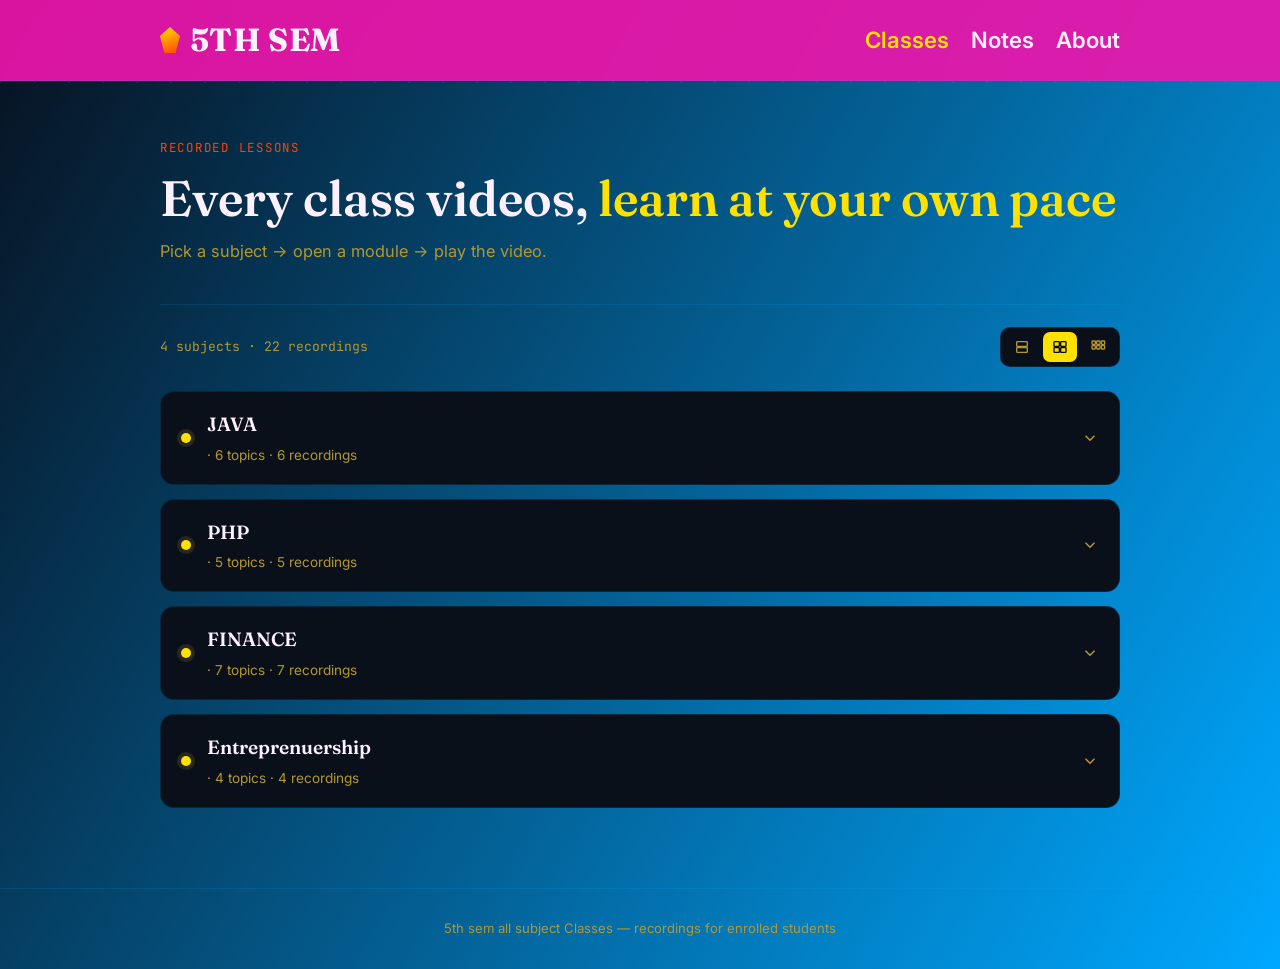
<file: index.html>
<!DOCTYPE html>
<html lang="en">
<head>
<meta charset="UTF-8">
<meta name="viewport" content="width=device-width, initial-scale=1.0">
<title>5th Semester — Class Videos</title>
<link rel="stylesheet" href="style.css">
</head>
<body>

<header class="site-header">
  <div class="header-inner">
    <div class="brand"><span class="pick"></span>5TH SEM</div>
    <nav class="site-nav">
      <a href="index.html" class="active">Classes</a>
      <a href="notes.html">Notes</a>
      <a href="about.html">About</a>
    </nav>
  </div>
</header>
<div class="fret-line"></div>

<main>
  <section class="hero">
    <span class="eyebrow">Recorded Lessons</span>
    <h1>Every class videos, <em>learn at your own pace</em></h1>
    <p>Pick a subject → open a module → play the video.</p>
  </section>

  <div class="toolbar">
    <span class="count-tag" id="countTag">Loading…</span>
    <div class="density-toggle" aria-label="Card size">
      <button type="button" data-density="roomy" title="Large cards">
        <svg viewBox="0 0 24 24" fill="none" stroke="currentColor" stroke-width="2"><rect x="4" y="4" width="16" height="7" rx="1"/><rect x="4" y="13" width="16" height="7" rx="1"/></svg>
      </button>
      <button type="button" data-density="default" class="active" title="Medium cards">
        <svg viewBox="0 0 24 24" fill="none" stroke="currentColor" stroke-width="2"><rect x="3" y="4" width="8" height="7" rx="1"/><rect x="13" y="4" width="8" height="7" rx="1"/><rect x="3" y="13" width="8" height="7" rx="1"/><rect x="13" y="13" width="8" height="7" rx="1"/></svg>
      </button>
      <button type="button" data-density="dense" title="Small cards">
        <svg viewBox="0 0 24 24" fill="none" stroke="currentColor" stroke-width="2"><rect x="3" y="3" width="5" height="5" rx="1"/><rect x="10" y="3" width="5" height="5" rx="1"/><rect x="17" y="3" width="5" height="5" rx="1"/><rect x="3" y="10" width="5" height="5" rx="1"/><rect x="10" y="10" width="5" height="5" rx="1"/><rect x="17" y="10" width="5" height="5" rx="1"/></svg>
      </button>
    </div>
  </div>

  <div class="subject-list" id="subjectList"></div>
</main>

<footer>5th sem all subject Classes — recordings for enrolled students</footer>

<div class="player-overlay" id="playerOverlay">
  <div class="player-box">
    <div class="player-top">
      <h3 id="playerTitle">Video Title</h3>
      <button class="close-player" id="closePlayer" aria-label="Close">✕</button>
    </div>
    <video id="playerVideo" controls playsinline></video>
  </div>
</div>

<script src="videos-data.js"></script>
<script src="script.js"></script>
</body>
</html>
</file>
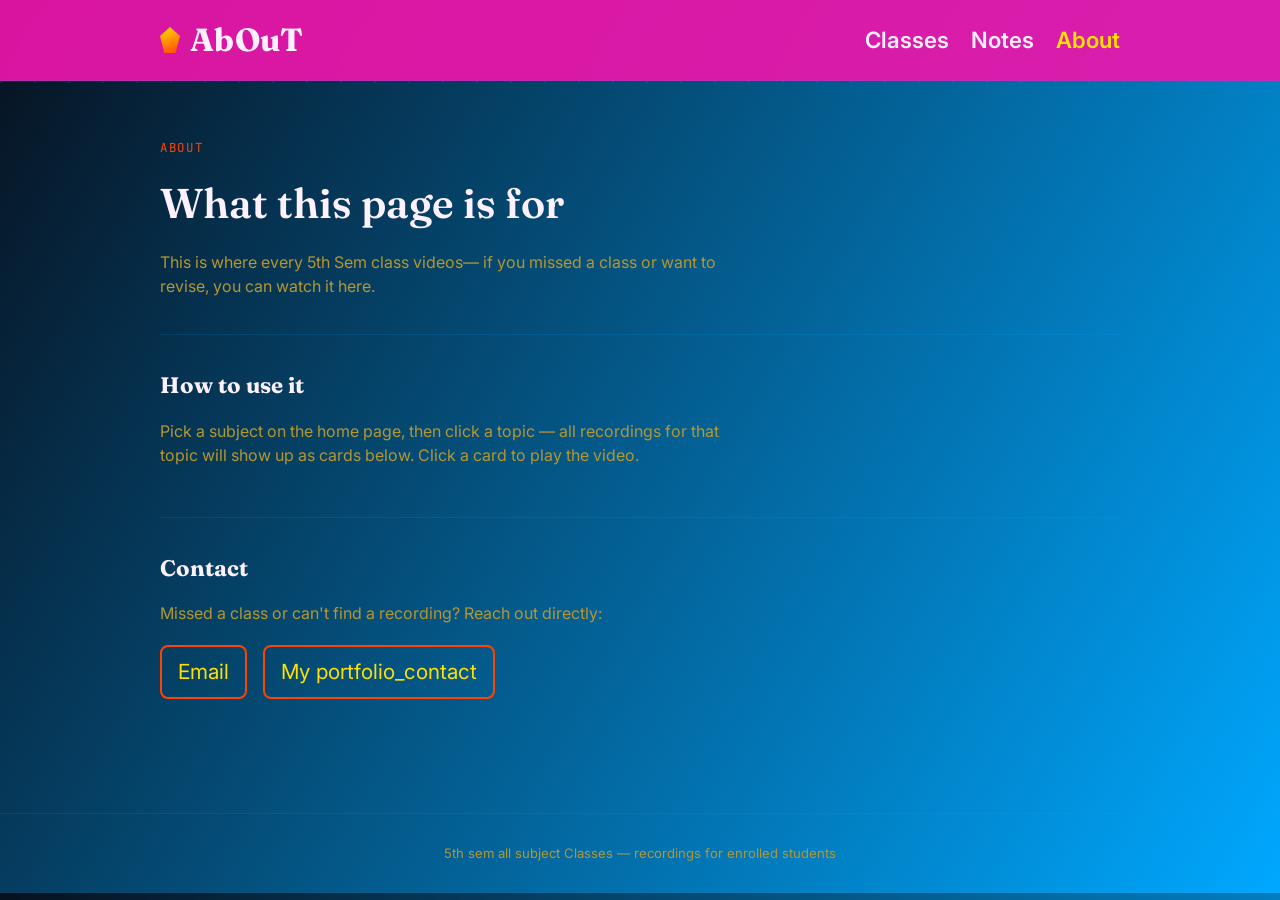
<file: about.html>
<!DOCTYPE html>
<html lang="en">
<head>
<meta charset="UTF-8">
<meta name="viewport" content="width=device-width, initial-scale=1.0">
<title>About Page</title>
<link rel="stylesheet" href="style.css">
</head>
<body>

<header class="site-header">
  <div class="header-inner">
    <div class="brand"><span class="pick"></span> AbOuT</div>
    <nav class="site-nav">
      <a href="index.html">Classes</a>
       <a href="notes.html">Notes</a>
      <a href="about.html" class="active">About</a>
    </nav>
  </div>
</header>
<div class="fret-line"></div>

<main>
  <section class="about-hero"> 
    <span class="eyebrow" style="font-family:'JetBrains Mono',monospace;font-size:0.78rem;letter-spacing:0.14em;text-transform:uppercase;color:var(--sunburst);display:block;margin-bottom:14px;">About</span>
    <h1 style="font-family:'Fraunces',serif;font-weight:600;font-size:clamp(2rem,4vw,2.6rem);margin:0 0 14px;">What this page is for</h1>
    <p style="color:var(--muted);max-width:560px;">This is where every 5th Sem class videos— if you missed a class or want to revise, you can watch it here.</p>
  </section>

  <section class="about-block">
    <h2>How to use it</h2>
    <p>Pick a subject on the home page, then click a topic — all recordings for that topic will show up as cards below. Click a card to play the video.</p>
  </section>

  <section class="about-block">
    <h2>Contact</h2>
    <p>Missed a class or can't find a recording? Reach out directly:</p>
    <div class="contact-row">
      <a href="https://mail.google.com/mail/?view=cm&fs=1&to=roysarthak746@gmail.com">Email</a>

      <a href="https://sarthakroy05.github.io/My_Portfolio/">My portfolio_contact</a>
    </div>
  </section>
</main>

<footer>5th sem all subject Classes — recordings for enrolled students</footer>

<script src="script.js"></script>
</body>
</html>
</file>
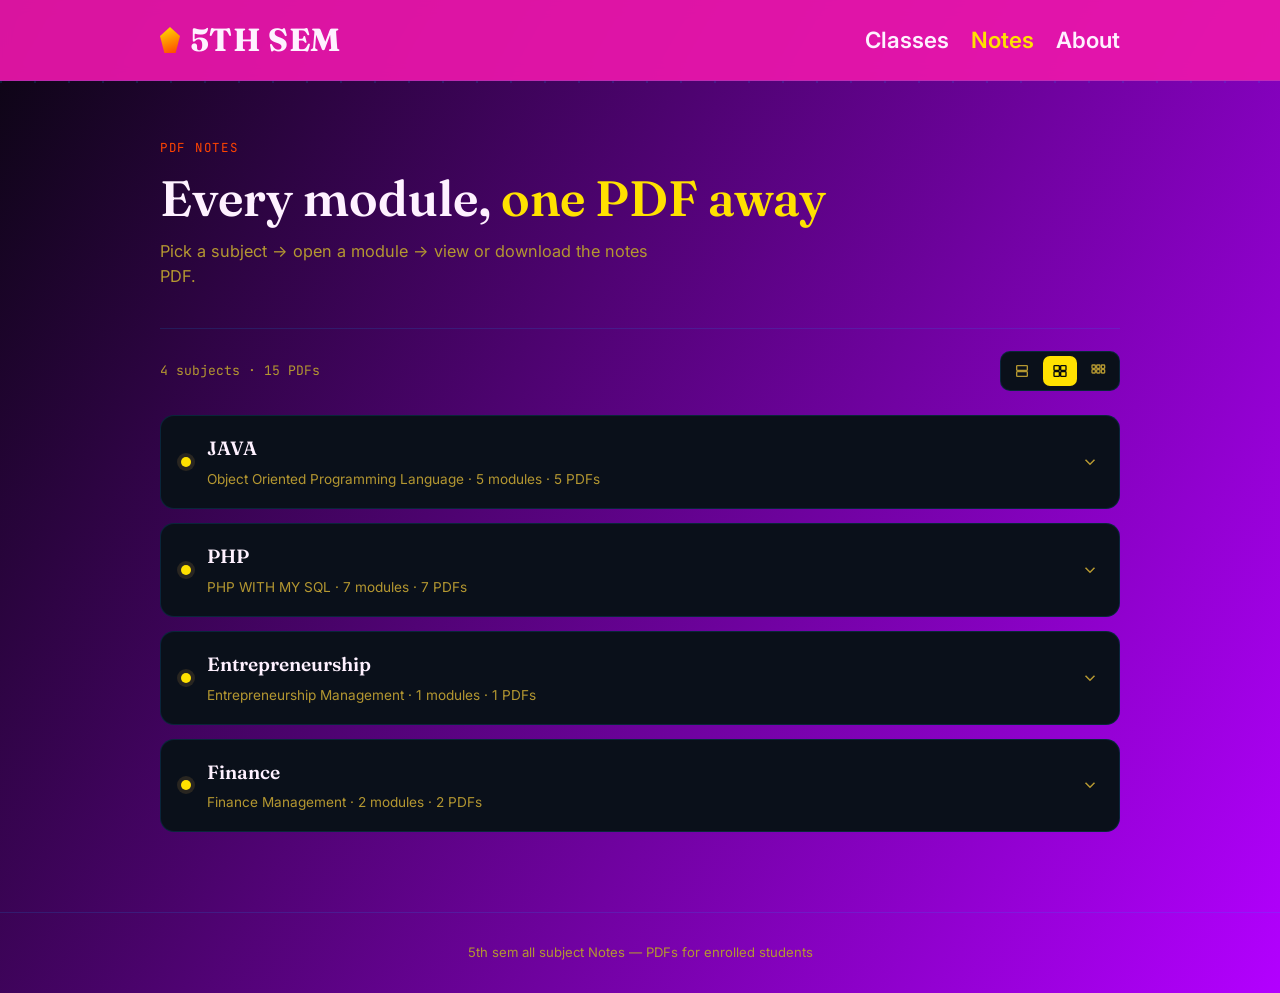
<file: notes.html>
<!DOCTYPE html>
<html lang="en">
<head>
<meta charset="UTF-8">
<meta name="viewport" content="width=device-width, initial-scale=1.0">
<title>Notes — 5th Semester</title>
<link rel="stylesheet" href="style.css">
</head>
<body class="notes-bg">

<header class="site-header">
  <div class="header-inner">
    <div class="brand"><span class="pick"></span>5TH SEM</div>
    <nav class="site-nav">
      <a href="index.html">Classes</a>
      <a href="notes.html" class="active">Notes</a>
      <a href="about.html">About</a>
    </nav>
  </div>
</header>
<div class="fret-line"></div>

<main>
  <section class="hero">
    <span class="eyebrow">PDF Notes</span>
    <h1>Every module, <em>one PDF away</em></h1>
    <p>Pick a subject → open a module → view or download the notes PDF.</p>
  </section>

  <div class="toolbar">
    <span class="count-tag" id="notesCountTag">Loading…</span>
    <div class="density-toggle" aria-label="Card size">
      <button type="button" data-density="roomy" title="Large cards">
        <svg viewBox="0 0 24 24" fill="none" stroke="currentColor" stroke-width="2"><rect x="4" y="4" width="16" height="7" rx="1"/><rect x="4" y="13" width="16" height="7" rx="1"/></svg>
      </button>
      <button type="button" data-density="default" class="active" title="Medium cards">
        <svg viewBox="0 0 24 24" fill="none" stroke="currentColor" stroke-width="2"><rect x="3" y="4" width="8" height="7" rx="1"/><rect x="13" y="4" width="8" height="7" rx="1"/><rect x="3" y="13" width="8" height="7" rx="1"/><rect x="13" y="13" width="8" height="7" rx="1"/></svg>
      </button>
      <button type="button" data-density="dense" title="Small cards">
        <svg viewBox="0 0 24 24" fill="none" stroke="currentColor" stroke-width="2"><rect x="3" y="3" width="5" height="5" rx="1"/><rect x="10" y="3" width="5" height="5" rx="1"/><rect x="17" y="3" width="5" height="5" rx="1"/><rect x="3" y="10" width="5" height="5" rx="1"/><rect x="10" y="10" width="5" height="5" rx="1"/><rect x="17" y="10" width="5" height="5" rx="1"/></svg>
      </button>
    </div>
  </div>

  <div class="subject-list" id="notesSubjectList"></div>
</main>

<footer>5th sem all subject Notes — PDFs for enrolled students</footer>

<script src="notes-data.js"></script>
<script src="notes-script.js"></script>
</body>
</html>
</file>
<file: style.css>
@import url('https://fonts.googleapis.com/css2?family=Fraunces:opsz,wght@9..144,400;9..144,600;9..144,700&family=Inter:wght@400;500;600&family=JetBrains+Mono:wght@400;500&display=swap');

:root{
  --walnut: #05080D;
  --rosewood: #0A101A;
  --rosewood-2: #101A2A;

  --amber: #ffe100;
  --sunburst: #ff4400;

  --bone: #fef1ff;
  --muted: #b49731;
  --string: #E6F2FF;

  --line: rgba(0,168,255,0.14);
  --radius: 14px;
}




*{box-sizing:border-box;}
html{scroll-behavior:smooth;}
body{
  margin:0;
  background: linear-gradient(120deg, #07111F, #00A8FF);
  color: var(--bone);
  font-family:'Inter', sans-serif;
  line-height:1.5;
  -webkit-font-smoothing:antialiased;
}
body.notes-bg{
  background: linear-gradient(120deg, #0A0511, #B300FF);
}

a{color:inherit;}

/* fret texture strip */
.fret-line{
  height:2px;
  background: repeating-linear-gradient(90deg, var(--line) 0 2px, transparent 2px 34px);
  margin: 0 auto;
}

header.site-header{
  position:sticky; top:0; z-index:20;
  background: rgba(236, 22, 172, 0.92);
  backdrop-filter: blur(8px);
  border-bottom:1px solid var(--line);
}
.header-inner{
  max-width:1000px; margin:0 auto;
  display:flex; align-items:center; justify-content:space-between;
  padding:16px 20px;
}
.brand{
  display:flex; align-items:center; gap:10px;
  font-family:'Fraunces', serif; font-weight:700; font-size:2rem;
  letter-spacing:0.01em;
}
.brand .pick{
  width:20px; height:26px;
  background: linear-gradient(160deg, var(--amber), var(--sunburst));
  clip-path: polygon(50% 0%, 100% 35%, 78% 100%, 22% 100%, 0% 35%);
}
nav.site-nav{display:flex; gap:22px; font-size:1.4rem; font-weight:600;}
nav.site-nav a{text-decoration:none; transition:color.15s;}
nav.site-nav a:hover, nav.site-nav a.active{color:var(--amber);}

main{max-width:1000px; margin:0 auto; padding:0 20px 80px;}

/* HERO */
.hero{
  padding:56px 0 40px;
  border-bottom:1px solid var(--line);
}
.hero .eyebrow{
  font-family:'JetBrains Mono', monospace;
  font-size:0.78rem; letter-spacing:0.14em; text-transform:uppercase;
  color:var(--sunburst); margin-bottom:14px; display:block;
}
.hero h1{
  font-family:'Fraunces', serif; font-weight:600;
  font-size:clamp(2rem, 5vw, 3.1rem);
  margin:0 0 14px; line-height:1.08;
}
.hero h1 em{color:var(--amber); font-style:normal;}
.hero p{color:var(--muted); max-width:520px; font-size:1.02rem; margin:0;}

/* toolbar: search + grid density */
.toolbar{
  display:flex; align-items:center; justify-content:space-between;
  gap:16px; padding:22px 0 6px; flex-wrap:wrap;
}
.count-tag{
  font-family:'JetBrains Mono', monospace; font-size:0.82rem; color:var(--muted);
}
.density-toggle{
  display:flex; gap:4px; background:var(--rosewood); border:1px solid var(--line);
  border-radius:10px; padding:4px;
}
.density-toggle button{
  border:none; background:transparent; color:var(--muted);
  width:34px; height:30px; border-radius:7px; cursor:pointer;
  display:flex; align-items:center; justify-content:center;
  transition:background .15s, color .15s;
}
.density-toggle button.active{background:var(--amber); color:var(--walnut);}
.density-toggle svg{width:16px; height:16px;}

/* SUBJECT ACCORDION */
.subject-list{margin-top:18px; display:flex; flex-direction:column; gap:14px;}

.subject{
  background: var(--rosewood);
  border:1px solid var(--line);
  border-radius: var(--radius);
  overflow:hidden;
}
.subject-head{
  width:100%; display:flex; align-items:center; gap:16px;
  padding:18px 20px; background:transparent; border:none; cursor:pointer;
  color:var(--bone); text-align:left; font:inherit;
}
.subject-head .dot{
  width:10px; height:10px; border-radius:50%;
  background: var(--amber); flex-shrink:0;
  box-shadow:0 0 0 4px rgba(212,162,78,0.15);
}
.subject-head .meta{flex:1;}
.subject-head h2{
  font-family:'Fraunces', serif; font-weight:600; font-size:1.2rem; margin:0 0 3px;
}
.subject-head .sub{font-size:0.85rem; color:var(--muted);}
.subject-head .chev{
  transition:transform .25s ease; color:var(--muted); flex-shrink:0;
}
.subject.open .subject-head .chev{transform:rotate(180deg); color:var(--amber);}
.subject.open .subject-head{border-bottom:1px solid var(--line);}

.topic-panel{
  max-height:0; overflow:hidden; transition:max-height .35s ease;
}
.subject.open .topic-panel{max-height:3000px;}

.topic{
  border-bottom:1px solid var(--line);
}
.topic:last-child{border-bottom:none;}
.topic-head{
  width:100%; display:flex; align-items:center; gap:14px;
  padding:14px 20px 14px 44px; background:transparent; border:none; cursor:pointer;
  color:var(--bone); text-align:left; font:inherit;
}
.topic-head .fret-num{
  font-family:'JetBrains Mono', monospace; font-size:0.75rem; color:var(--sunburst);
  width:22px; flex-shrink:0;
}
.topic-head .t-title{flex:1; font-weight:500; font-size:0.98rem;}
.topic-head .t-count{font-size:0.78rem; color:var(--muted); font-family:'JetBrains Mono', monospace;}
.topic-head .chev{width:14px; height:14px; color:var(--muted); transition:transform .25s ease; flex-shrink:0;}
.topic.open .topic-head .chev{transform:rotate(180deg); color:var(--amber);}

.video-panel{
  max-height:0; overflow:hidden; transition:max-height .35s ease;
  background: rgba(0,0,0,0.15);
}
.topic.open .video-panel{max-height:2000px;}

.video-grid{
  display:grid; gap:14px; padding:16px 20px 20px 44px;
  grid-template-columns: repeat(var(--cols, 2), 1fr);
}
.video-grid.dense{--cols:3;}
.video-grid.roomy{--cols:1;}

.video-card{
  background: var(--rosewood-2);
  border:1px solid var(--line);
  border-radius:10px;
  overflow:hidden;
  cursor:pointer;
  transition:transform .15s ease, border-color .15s ease;
}
.video-card:hover{transform:translateY(-2px); border-color:var(--amber);}
.video-thumb{
  aspect-ratio:16/9; background:
    linear-gradient(135deg, rgba(212,162,78,0.18), rgba(232,134,58,0.06));
  display:flex; align-items:center; justify-content:center; position:relative;
}
.video-thumb .play{
  width:38px; height:38px; border-radius:50%;
  background:var(--amber); display:flex; align-items:center; justify-content:center;
  box-shadow:0 4px 14px rgba(0,0,0,0.35);
}
.video-thumb .play svg{width:14px; height:14px; fill:var(--walnut); margin-left:2px;}
.video-info{padding:10px 12px 12px;}
.video-info .v-title{font-size:0.88rem; font-weight:500; margin:0 0 4px; line-height:1.3;}
.video-info .v-dur{font-size:0.76rem; color:var(--muted); font-family:'JetBrains Mono', monospace;}

/* player overlay */
.player-overlay{
  position:fixed; inset:0; background:rgba(10,5,3,0.92);
  display:none; align-items:center; justify-content:center;
  z-index:100; padding:20px;
}
.player-overlay.show{display:flex;}
.player-box{width:100%; max-width:920px;}
.player-box video{width:100%; border-radius:10px; background:#000; display:block;}
.player-box .player-top{
  display:flex; justify-content:space-between; align-items:center;
  margin-bottom:10px; gap:12px;
}
.player-box h3{font-family:'Fraunces', serif; font-size:1.05rem; margin:0; font-weight:600;}
.close-player{
  background:none; border:1px solid var(--line); color:var(--bone);
  width:34px; height:34px; border-radius:8px; cursor:pointer; flex-shrink:0;
  font-size:1.1rem; line-height:1;
}

/* NOTES: PDF card */
.note-card{
  background: var(--rosewood-2);
  border:1px solid var(--line);
  border-radius:10px;
  overflow:hidden;
  transition:transform .15s ease, border-color .15s ease;
}
.note-card:hover{transform:translateY(-2px); border-color:var(--amber);}
.note-thumb{
  aspect-ratio:16/9; background:
    linear-gradient(135deg, rgba(255,225,0,0.14), rgba(255,68,0,0.06));
  display:flex; align-items:center; justify-content:center;
}
.note-thumb svg{width:32px; height:32px; color:var(--amber);}
.note-info{padding:10px 12px 12px;}
.note-info .n-title{font-size:0.88rem; font-weight:500; margin:0 0 8px; line-height:1.3;}
.note-actions{display:flex; gap:8px;}
.note-actions a{
  flex:1; display:flex; align-items:center; justify-content:center; gap:6px;
  border:1px solid var(--line); border-radius:8px; padding:7px 8px;
  font-size:0.76rem; font-weight:500; text-decoration:none; color:var(--bone);
  transition:border-color .15s, color .15s;
}
.note-actions a:hover{border-color:var(--amber); color:var(--amber);}
.note-actions a svg{width:13px; height:13px; flex-shrink:0;}
.note-actions a.dl{color:var(--amber); border-color:rgba(255,225,0,0.3);}

/* about page */
.about-hero{padding:56px 0 20px; border-bottom:1px solid var(--line);}
.about-block{padding:34px 0; border-bottom:1px solid var(--line);}
.about-block:last-child{border-bottom:none;}
.about-block h2{font-family:'Fraunces', serif; font-size:1.4rem; margin:0 0 12px;}
.about-block p{color:var(--muted); max-width:600px;}
.contact-row{display:flex; gap:16px; flex-wrap:wrap; margin-top:20px;}
.contact-row a{
  border:2px solid var(--sunburst); padding:9px 16px; border-radius:8px;
  text-decoration:none; font-size:1.3rem; color:var(--amber); transition:border-color .15s, color .15s;
}
.contact-row a:hover{border-color:var(--amber); color:var(--amber);}

footer{
  text-align:center; padding:30px 20px; color:var(--muted);
  font-size:0.82rem; border-top:1px solid var(--line);
}

@media (max-width:640px){
  nav.site-nav{gap:14px; font-size:0.85rem;}
  .video-grid, .video-grid.dense{--cols:2; padding-left:24px;}
  .video-grid.roomy{--cols:1;}
  .topic-head{padding-left:26px;}
  .hero{padding:36px 0 28px;}
}
@media (max-width:420px){
  .video-grid, .video-grid.dense{--cols:1;}
}
</file>
